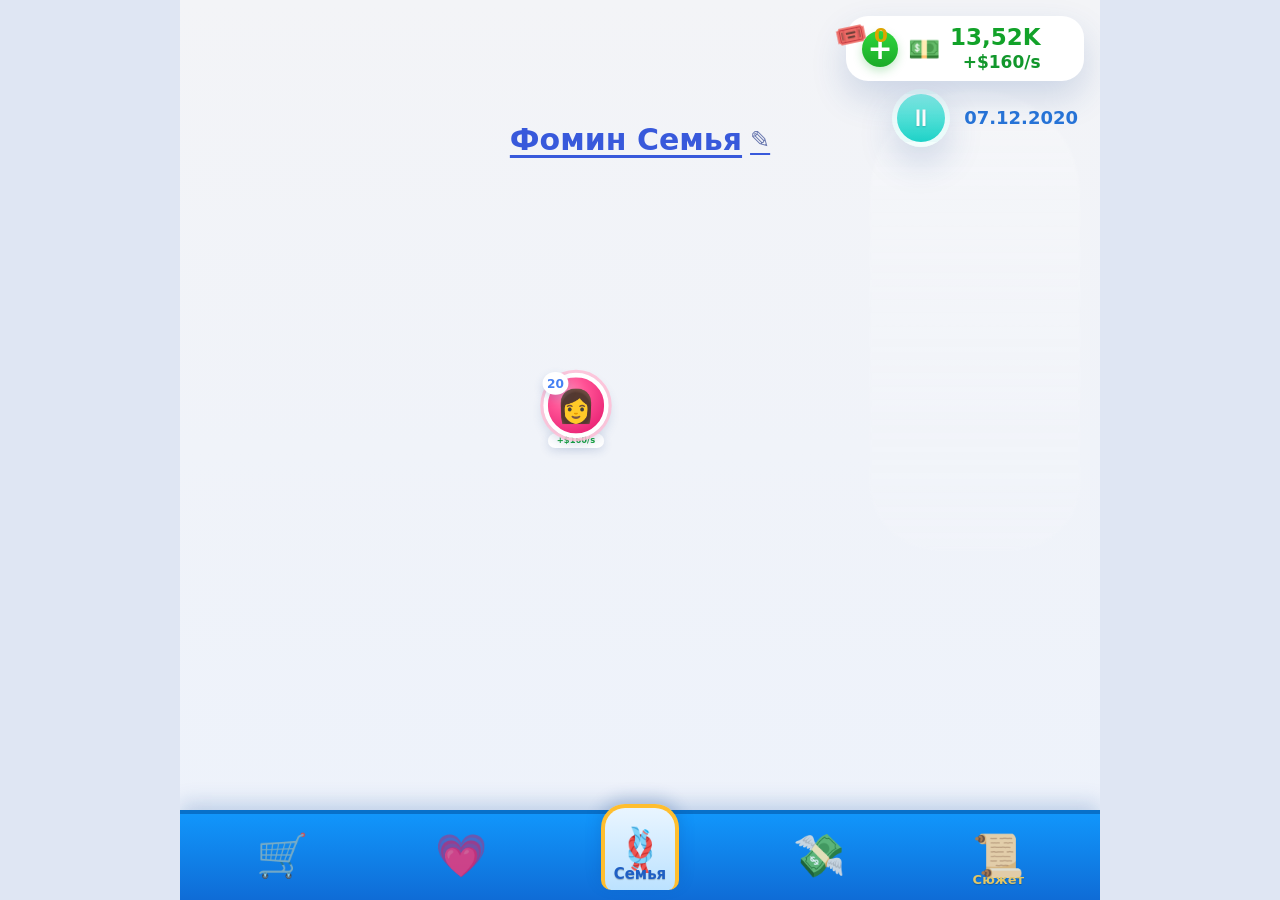
<file: family-life/index.html>
<!doctype html><html lang="ru"><head><meta charset="utf-8"><meta name="viewport" content="width=device-width,initial-scale=1,viewport-fit=cover"><title>Family Life</title><style>html,body{margin:0;min-height:100%;background:#eef3fb;font-family:system-ui}.l{min-height:100vh;display:grid;place-items:center;color:#214d93;font-weight:800}</style></head><body><div class="l" id="l">Загрузка игры…</div><script>(async()=>{try{const b=atob('H4sIADGgb2oC/819a5Mbx3Xod/6K0ZIyABEAMYM3lru6ejmWbdkqU86VLosVDjCD3bEADO4AWO56vVUUmVh2SZEi5eHEdswozo2dW5UqSibFDSlSVbl/APsX/Aeuf8I95/Rjuntm8FiunGsl3MFMP06fPu8+3X35GS/sTQ/GvrU7HQ62z13GP9bAHe1sbUSzDXzhux78GfpT1+rtutHEn25tzKb9UmtDvB65Q39rYy/wb4zDaLph9cLR1B9BsRuBN93d8vy9oOeX6EcxGAXTwB2UJj134G/ZRVGr1A+mW71wz4+Ks4kf0Xe3C0VGodHPdNcf+qVeOAgjpavzjt+seT0sOw2mA3/76+4wGBxY3w76vvX7m39jnfzlya353fmXlmN9/9XLl1ihc5cn0wP824nCcHp4zrJKpe5g5nfOO/2m43U35ZuS50Zvd87bfr3VrSuvJ2F/2jlfc1v9foW9Hrsjf9A536/3u/0+e9VzIw/e0P/Ym6m/D9XsZtWu8zfD2dSHQo1eq+622KudyPdHUKrRbdT4q3EwAij6lYbdbrI3B/5gEN7A1nvdKgd4sut68K5i2Y3xvlWtwz/RTtfNV+1is1m065Vi2W4VWNlBMILh1nrtig8tHp177rAb7pcmwQ+D0U6nG0YeTAa8OTqHlFHsht7B4dCNdoJRp7I5dj0Pi1U2u27v7Z0onI1gCF7fb/SrmzRDnT03yrPhFjb7MFmlPs1L51WYt6g4OZhM/[base64]/p7/iZxBEGujGJvd3Po7jNu6bSdynh/U+DbcmfTUIUU586NgE5cL4CO8nar4vk7xfP9ar/Wb1qVZ4vnfa/v9LsWdlIwcQeAdXeA8XZmkR+D53Yn4QCIcTMikAiCaTjutPGBgeXY+MxhrjXwB6cUhGQ26dhYwGL/NsU/K0BOVOrU60Xx/+VavZDyFqgXRjN2e8H0oANlNvvBAKazAywZ5e3xfgGGBjCXBn5/mjIyfN2xa3xgtgMPXjAZD9yDTn/g72/iPyUviHw26TCjs+Foc8flZX9YCkaev9+pQy8Df88flLqut+MfMuQ0GjFu6vicnHitMxfIZlQKgOwnnZ5PVPmD2WQa9A9KXLqJ18Q/N1jL7UqFcxjKFfYJmNZn86VgGjEM8lZiuhdEvYFvuVOrXnkWZAPQSL/frnd7VgWf6r12y2o48NbznV6zyilHn16nRTO+HwuaFk53TcgZx24UG7Wi7cBUOa2CjqZO1++HkV/U3rl9GOChGO/GxmZy0miqGpIG7VaMZnpeQF3n2y2Qxd3i+YbTanjNgpzBkp0K2yERSAlb7Q2CMYh06HAcDg52wlEeEQK4oj/4T7GCmDQHyQbEWCijoYpopU6NEKKhlUnggXqjWeIUVVeGWm8lmA2qS4raiQJvE55A32oUtYrQ8PE/mPeW3+v3C+r8MiHOfhRUWmvjwBgVOu1mw/OEQK0CKcC8BZ6VZN62McryZOgOBqXI9w7jpmlKedPdmtOvtlcaA/0PxtD1m/0m9sPUTQmtGJiPDFGAGGSSANmbRDeQwZAJceBZ/818Ced4E/VYiRhWIFZQUm1zGIy41K5WgAfjvtFsOTwly6PMQUzEiKlWxM+kJKi26m0wWghKz++FEempDmDMjxBl7Iv8WQr7fTDnOnUVWt8Lpso8OLV4HhqNZt31oag/8qOdg9KNyB1zY6CULkjXHmjceA80NKf/ai2mf3r+aui/7zUaLvytuH2nVlgm3+xGpVhF+VZTOcLWxtB1IzGEBlPkQrHXa3s3xJCcRlJ/1nSBdt7t9yows0lVYppDCtTBCCbXqlgwK1ZDgF4p4n/lCkllDiYoz0EWa1SIMcA+CsF8GsIDg7/lPLsIp22GUrfpVR1QK412r1arKj0iHab0SBBDH8tmk9Oj3apVGv0EMyizUVNnYxoM/UUSgA+x5FQXC4GY0dtI8MJSRJFn6CFSzcbMOqbqxKkhQ4mZ6E6xAcTlNMHIcTTKcmJGrHn1bssxB85tHtI5meYcaVCpSoX0aqiSjQquYhCp3E0l/JGnMPIQ7OgD9B2WCj+yrIhBJGqdakvBLTMnkf/a+JBkGBLcScynazBEVNB721+ApbZAU20FkYbgNzUhTUYYnyyv59YFVeqTRTCUApCEqsBtaNQXhVMgvXzJdoCjEPLxYDYpdadSNirWZrXxVclGx/MaVa943u66Lhh0OgHXdAKuF+1mrVhrg2hsFNJt1IQOawKCSCMJg06Sz2QK0BnokR+DUT88PC2hav2VK45sdc8Fx/[base64]/4rMFM6Swxa9frKraUtprxmFNIrl4whsiVNxtkvVls12WYDMcY+X7JjXw320pikDFryW4x/iJzol1L6LEG4ZMQnYzIUF8iKrpq0OjZuCGKEU16UTgYgPnJqZhCWqXhpCSKlSjuyd5rAS56g6VYE6Wuv+vuBYBF+sCjZ8D2XRPUTkeEw2TnkmKx7pFevOxF7g7IrJ1Dpc0u/BbtdkM38lLGH7NmsyFMBo6IBr2QurMUwqQEow5MicVoTbQ92dtZZu9moJnHDUvg6Y+mEzYw3ugo9NLMS8VSTHqP2VYmtIoNKgK8bZg4NCEifimK87hBFtm0FGuBno3Q4voqIeEkSU+jWqNgc7UFhoAqyWuOLsn5EBpSReBbfTzloQuDWimoVa0/azmtZ8Fk6dZqTRuDWnaj2my4VrUGbysNu9/wZaxF7aPvn6KXfr/V6zZ56Mxp11lAzQcJ1Wil9oJstucfhrMpBd5rScVot+2iY9eK5VZdVnZ3Mj2XUpPLQnpQgxCKYVhRZBB5HE+n/[base64]/[base64]/[base64]/1zcXEWkN1kMiGxH+cRKCUuKZeV/gQrSUbFHO1VkgSvIAbRjwCbaQKOd/[base64]/[base64]/F+hObWg06/KvJJdUraPkeGg6wm7nkKeGWq84dp9RzAbi6dULB5+7O2GuNWAJQ0kZUdDLRSHbEjfKutILc0TbMROoBnIWSma1W81+g5Fs/pevaAb44YQqliAw3rTbW7qgdUUJogH0eExlJS1pLfyNRSyuhet9qM1VKb9BocrjKnh+K12DRz6Zq/ZcAupA3Fq7VpdzVHmRuFsAvLMnUyX5WI2G4uzsEQkw6knQiVOpVhto2dcbtc0hCeWYdPS7rKMcb7eZvK59JLsOuYDNh2R8qwOVo+qkOg/Ovffhj4wmpWPswJpRbOA21C03FEz+wU+x4le3Cev8A9x0pWSw9BSlWBLRDqF46DUY+kreh7TkZ7bYoayEBiWTBUpPqtInTIzI6F0IjHFSBhgTcoVd7agXpOV49iK7kTR50yRY/MCCu+bRmbM/03ZmxoGyDSZqaji2mtrqlo7ZJcvaOfo3OVLfEPS5Ut84xXWgT9esGf1Bu5ksrXhjscbVuCxh21oX/0oN3RsbF++BO/N7ypVslbYoyhtFNfSp6mz1O9IptAEBkGpTfb6O/R2/i/zJ/Mv5sfzx9b8k/n9+Rcn7598COOEstuX2a4cozVMQWawRT62zLZybVhuFLhsYWxrY35nfv/kJjR3DG3fnz+GPj6b3z25dfL+xvbvf/nB5UusZQUJqeOTfKSOjaZgayMRouFljBaI+MXgtZeUxbKx/Yc7H9z5v8dyyBJJrNBLILegekV8FvCa/UjGllDo30VeICcNz3sRnrcvau2ltUi6EoH8+P7Ssphvp3SfVoSEBIOBXvwp/d62q8Vq41tGB3p9VcqwBtgb3sLFC9Va7dLEhFFDV/xDfVSRJFLr4qnUKVAKJwYB/UREmrR39+T2/MH8LtDa330uaS1l1kT6GWsOf70Bkgmmu1G2nbJTcSppQGfQqpCJKXyo5dZwvoZXfyrepFKuTLOJK7xIPxX8TvZ2tPLwOy59BX9gry+G+1sb6JyCBrMajcqGNY78iR/t+S9Mxn5v+j3ciLC1gSoUJQ00smjO0ocfLz2K8etTxxdkGHSgb8fEAH+484uPL3PO4n/U2VrUxgCcU97Gxz9buw2LmWUbijzkjf3vf2aNJaXhyqARawnYjk85vqk7eXvCG/nrXwqYTj6Yfw6i9VZKc+nzwheOOMMwTfdd/i6NA0GBZ3KfuhjBGqTH19l7gwt/Nr87f3hy8+Q9JvX/z88WMaJiOGiQch31V6BBfgfT8Qj11PxuphRWVpSy5LBiMyRkpfrboG5pP1jMCdSgfIG+qBpW+/DKMPxBgNP40b+JaTOb3jEahN/bTo2NMyGW00fExHEKEH/i446iK+C6gTz8h5sJRceLvcrrX7xgNyooyZMKLyHSTVjisLI2nCv4emN7kXJIHxNaV5kaTYsqbhgIUtU9USRQ0f8CvXCTqPIWWid8hEnEKpC/Eblo7AgdioFLaOgOkPWHYNg8mf/HevhZG2Toaf7k5M8B3HdO3pkfS1m0EOhvht0EyP8M43588mNo7GYWPSktvAY2px8dJFr5R7Ljjk/ehb8Pv+Khf4IHAoDsuH3yziqDvkKWcwLin83v4ZgR7pP3vvrpAtzcInv6/smPV4H6dX+agmRE8H0QeE+eBlxhJ5NDw/yYjn2pZK8yjl/NPyVOecDsdpC5x/P7q4znFW/Wo12NclQijL+xVJRkGYvpg8TQ/oYmSEW4myTtv3DZmfEdFKopW5fYN5oepbDxKbWosoav6NAr2OJZaVDNTji9qtSi2UTdT0AIPQLSvMcowoKH+/P/ANl0i8TChxZ8J6NpfrxAusdrDwo2v52kkVNOjogyrDw/i+wQ0dgbHAf/BHPyKeABZJMFZPbgKfCrxfIztZwWGd7INgOUkLEVGyiitrBQAOTfZsh//Y3C2rKNHswTN8g+gel/BNP8GIWqNf85TP5NfDV/lNK67rfrESq5Mt11bMc3V0U2kgCgctue/xK6uju/d/IT6BT6fwhy6jFwidDu6VouEw5lGdVuufVqIqs2BQ7FXGolHd90Wb2y/aMFygxCJAd1/rE1/5Jsgx9z2+C+hWxImg510H2cHs6Yd7UJsqDEp2hFg2S5DULiGF9RW/D6EbHve9AWvKMQzmeIWij8LqBWzPgXosJ9hu35F+UFg1Gj/vpYXqIvk9XZXnD/5UkvCsbT7XP5fMHa2rYwJpubTXyY2yjoTXObKCB64Wgyta688d3vvfAnr/zZt155y9qycjyGNQj6fmkWlPaquU1Z9OUX3vqz165AKdwQGk/bpUtWtWKRzANhB5/tOpNzDwF/j+f34vqvvPTqlVe/+x3WiF2psGagPobCgFbvC7H5EJD5OZDve/DDrqS39toLb/7ZN15F8BHwWiWG8wL8zgcejdwLe7OhP5qWd/zpKwMfH188eNXDz3EFmIjhGCvtFS2QE/CPu0+1X3Onu2X4kae37FcwwpB30dorKC2Mg97b2IAbRVQR/l6l4v1BGEZ5eozckRcOYUKew8/lgT/[base64]/IPl+SXwHyb4d4WBeHPxfNSt/7fq5o4QJDMJwNvx6xrWMvBzvBdNKxHMJ96pcjRErutVwqKAvg+AqA+BYHQu8TuszoKmWqolk3bY7Gkd8P9uUswehomi7SNJX0bnlZgOdCDv6VM8ZIDFe0eA+F1cGiIGOIUjyPjzpwHjIIbwK/lj33oFAeu94VTFFEys1VcgWVloZDo8YQNNduVh0+rusXDj3vqHzhcDjEf6nege9GR9eT8A7dt8FLiSbhCNt3DWb7bvcHfm9aBjkPM5Q/5BI88DqMM4v8xQ6FIADBaJnkxFsf4yLw8g93fvORfOnu+C+7B0gJFZAB1UZFfGDxjY4lX/wg7ELl+UcgOx9YpPrJMDt5T7Y1ZG4slvpHUmEUPTr54OSnaDbk4pan/mAQAJA9aB+kVL7WKlrNlgQfD9Ybsi/VCnxx5Bcw3QbTXV6pXrRajfiTOx4HI38y4V9hIlpxk1MMLCBgSixBAsRWgfCr4b7KEmN/ykYlXcUYq8IF61hXc07FbpUq7VLFplP2wC+4ycz3kw/RWv8JWU5gSuWuiepROPBRYMmegIjAhn0VpnQ0GwzkNA2CPSg3jWY+vTkqWkQeKSITydCPrtBBCQYvgnnuR0DACpGpNJRjBSQsuNqEwzbCgbkEmbEYXQqhffRvqxOa3TBJTQt/WHRgIY+ppJHcr9m8odY/ed+CBzJZmREAyLcz6K9ZN8iuWjOprdpMIbK688elLWnrIZE1gMIkkd0BSwZNSazPHYS/hz5uW//5wJr/MzR5l5vqZE+iGWlB2XfQAkJTlmzWuE/WgaN28O/U+C1iZqBiME2pFv/5DgWObgJx39VpXGuRmCIdZNFMBqvozdRWByxugrdgMt38r4lGPhNYIwscEEMW+PxzVu2oQCaQVADhdHchD7ECCR76JQVD1+af+0n+qVfT+adkN5oGA90hZngHusUh3U/nm1+Bc/EeYk2jSp1JGrbBJPUEk9TrKUwSQxTzwa8ZxSDqTz7MmVMCeAIOupuK+767BPesQAL3f49MBTP7fm5VBfnRvRS8t9Px7rRsU0XSTP+OxM9xOtJ/yUlVnRMD5Q0D5bW2ifJGNQXlzYqJ0jt40GsGSidBdwC2DBrIVyWUMXIBq7kJSE6Gypzq18JLjkWORI4+xN5v4ZfAW7X6HCJNoMtuwTPiCRtLRBFyRYmkpQLdgcI0RIZwEHK5o0IxaxBOPIhPKMR/jMQnhyA4UBnEvymDcCraIOQQPsGAOYMJuleB13RXDOknFD6gMS+CthpDywTHw1XRbUCKSjWGFaXayUfrodleC821GPBfQBOfLQL7XxWw7WY6gn/LZDgprmPCggr4u9zFf5gGI4F4jVM7t5+FtMATPUitSg6Kc3SQZWSSjmROlp4yUezhnjsBHrSrikhAy75jgYEPPN4AUNE3gCJgiqK5j6aPUzmKLb3ZxAep1XcHE1+8xD3MwMOS99lhbcD8df3Na+6+KnJlhAeXIhQYARLz1dgPxygXDqVavcrMvnLgXetwG5F/i2Glt2iUyrKKweqPpq96gJqrUsFysWK87e0GA894l2Hv7gYUpVbtnkM6JTphjVpxuAx+gLJD/fGEhOsTMCV4aA5o+/bJBxbF3x4goZdzRTZduTj5hNFjR5mjuFfKTsCAlLCg7pG9ApaTCgD2+z5F855QAOsJap6EYTG/u7h301xhuRMv8znWESVSDMb+yMQhWzWBDwaNUYob+hxMIUgXYuBPSU37oAwGITm06EJs8k8DqPUGi0uN/QjTUHHfPwvoiDLuKBiSwQqFEBTxXs2+eZWdeR780EfvmyCTxULqY0hKXq0/mY0xhWbyBrTz0gCA+P5oGgygUEWPTylgcwKfRgeS1HlYzL1BA+y5A1wFApxjMO/VqT/MK8FL7sGzuMwzUCcOyGgO1qbW9hhPhMdhffPKd79Tpl95rCtKiUAHK/a1r/GnMpdH1tbWllW1nhcFOqmdHYHomfZ25bAWwHWUdA/dPT8bQxpWJkmsFNnAJhQACfoHeaKXgglYslvAMNcTGEjVYhqBBwOmdspMNl0FQWR15PzrDQFgb4EsneTH1FxaMJKFN9n3Mlcw1iU03VLcZdfzvsFkTZ6OZU93mGPwOaBcHvKBs5dcZpVno8lu0J/mSXRwPlfjUKw0RaMYyyuDonYLR2ntAhh6PyxuCqpSCV2njHAaTt0BWz7Jp4eTKKg2yatzUOAEUWZHiefHGDwelykMYT2zxflWlorQU/Xz+clsWLTGFGmGRwxbfmc27GJ9njZdsH70I6sC406bi6F70PVfwGOwvj9G9BhzzKO5OyifTDJQYqjwfdtqVJC79BD3ZatSrjgFi1MGs6KhLQrX5/[base64]/bzl+QlYizjC/z597Tg+iE+/hU6X2hb4Y9f0Zrq7/BR8fNy87/FhVl8+IUIwmCTxywYq0b4mScoFow0Bq/V1YLccs0OR2gheRaLwHW9PA05Eavn/T4vo0FWRngiLkhOqsUCFr9NBiwwDO4AezqtQnrkAgugO+7UKgUthBF3AbOABvNdsnsxWGGx6MWydIAzDNDKBYJG2gIBrQLUUxcI6nVtCcBYIKhXtK9KsARMdYyGoZ+scLCl2yh89tFpQoOY/dLKCccm/gyFWYlMc2JhLfFbLaPX11fTYpjS2PEldMaymRF4AyO6jL8eUbz4LmcqDNHiI+45ucUef8GohLHtMQXwikrogqLbuAq/MqtpnEZ+438tn/1G8Nm/Jvls6ZLZPwGNf3ryEfmDD9NXy7RgUSYb4GpYvZ66Tga03kxngwZ8atez2ACDLspXbTWLw8UWLTB/AofAwsSJULo+xmy+obnkXEPPahkRICiPZ5PdvCiqL6bKSgZR7+JZb5T5zPVvkb+bCBrnJgLozigAG0F8leZB/urb/kGRLVRfK5hmAl4LFva5HYAlr5GxkBuRgZsr6F80q4+9u8haJospNivTzIPeLMKYyuvE1abNvtAVMZ0u4H8oIyIHWcuBRn/pSi7Rr5BChQSrQmNSNMkpHbrjvGyjIPyKF0OgH3ekr7G7MFAmn1hLolFRqUcpMcID6BUwq6CuNYGTxQTZjTB6O1e0cmN/[base64]/F/pRkCFpaxdw1bOZzNG3yWKIgMtKOMbW4yBLSHurpvHLHZvm6FUPKkvkmahzUUtBCMRtMX2YLeZ9CW7dp0ekWD0M+pEA2GtL3tGVpLu37fZCI+YLRoiVxRgoNnR2ntmkU0QQuFS9ah7rKqhZVbVM9KphtKMGXxGRwhM0f5Tn+GIrfZXFcPYHyNlqTX7ClFcrMTAy8fN3o/Ej5dVRcjlxcQ3xMqvCYm7E0WadD6FacCQjKQP9WspxKYSVkK7gt1YpS55ectRDNUXmcHN9qqD8DzD5gm5YxWo+OwadxhtEDNZNTWS1el3xbp6BeR0FpbV3apfwKJkYIiSgVjsVAJVWrab2Lxv3UOP4V8MVD2mBCVIuSzUJ5pScW3/0qqLm2PjXbMebXpOUn8ThN+a0OV0jweIFGxcJibMvnayIMtanGoXS1Ji2DtTXbL04+QKabfwYc8Yc7H//tU2k2aIUtOoPDFovUd2kRjXnkgDRSS0+Y+87yYb4gsx/qiCSfW8xvxyWsx6T+RMoNkFS8uDY/Llvz32BDTMM9YjWfv346tXYHenpAC2dMph/HFEwpRAjiqoTLjVq0KfWY1GY6hafEcc0PF622YdInWiE/zWyBvbxo1TJrLyJ0ueTI5MgTynp6EksM1IFQhxU/A/Eh558h/h5tZniAETickTXlxkpYrS7DqiqtzYa0byJMvSaODQsE418W4w4gwy+5jZXE/FMj+9dgEt76KnBaOiUeboN4vE0UIEXHTygV8x1LLMBTmACNX4VRhV17huJUujN86ZS5YuuK1o9YoBLF6l8+nVg9Rh7jUTkhaUHvoOQ+ZkEzJBHGLL+Db/IZsXZsnfwFJVB/SIqJyVqiIc5m5dMLTBaMxRljVMoylN6Hjo+5y/IOyfF78O7Tk9ur0hp36d3JrlXasmpt+2nEpl3J5nCO05R2El9WagijVLgdaf4JUTPNAVJybh2Zm5xtmKX35r9jubU4nxpSn1oQ3BHxcsZ7FqXs3iQdyLJZaDPaTe6LIuF8YEwkuzKdssZPNcO2U3maGW6c0QQ3/svm93a8yU/M8LIpOBNb/YtYEiyf5TNRDWczV4vaWQ/1pFgfkVA8Xpu51lIqLMS2thaRx9Vg4Onzp9MjD2hgt3ErKA0S11WYi0ZWCA+sP5zfB8P635lhrTiTqD7QwFfT25Sd4U+jRm6ionpAOfJSCqkA3V3P8BYLOdoK1OZCEeQ8nQhqrUSO849jfN0nXQx27We05xqnQRkybkTBrQcXDtnqxNnY13coXZDWWISXdf/kpycfkdEZ+6lru+crG8jO0xvIRXAGGWmiKfNQhEUf4xtGQU/iyKRGQ0+Nvk8o75JtH2EO7Luql0g26kNa132fidJTx5Hs1uZTyNjTYfkd4UQL45ttn/gM9+8kB3emolGugBgplOy9COubayn6So+Z+7iWYP3wk1TBSl1lCFb2TbjJtOX+nipSP2MEijnCP6WonNjZ/w5J0lhuGszHqt3DyYDinwPOn0ayUv/vIqOLTVBPTmeE27XKuuG1WlFudTtaHJsjXOqVm6eOzXGso2H2COlYn6unN5ugg0eqzyNnefUovY7aql1ZDTtiB5S23FFbN3J5k3YMPSYNrsbf1YGgJ/cIqPiMcfeJGhyOBfkD8vLBPSVTelVNv2yp4hREV6ofrRkdw0UgjdokFpHp1kHfegLTn57ClPw7mPPPRCQJQP/Dnb968rQrmaQBmdyzaCHsEQ8BgNw6+QtmKfI+T97DF08oliuXtuS2ifcwwCejFe+yBj+bP+CrNSQvP2VWEz+MCxyWu6cVjT9H/01w8GcWsQJbyPsdUSjm7t0/paRsZ1mSMGvkPP4c8ZFbV5w216NNsoXA9JHMrWHtKRkZj7D6lIV+EIEgSkzJchf6OV49uqijsLEMg3dOPjp5Z20MtqRCWlOlEBmmYpKP/Utaivtg+arOyrh9j4d9559aJ3/J+jszyeg8zQq5NLtJ+iVM7nUIbS2Rx7NFDAtReHpkIIqMk7VNQS2pDMTiBz9JE4siTyxFKipOmsUWwDB4IGTYY5aqyFdMDBH3pRF9A6alIAxbWxFmIgD3H6c2A80e7sWpsTKZ4XSM2lxouRBWjCXXykK7bqlJubYpiOEc2p4n6VeMXnUOwcM5W09b0y/MoGdK72HurCKkSzC9prp4yABWmVyCHFuDZ4miX8WBN4YmcjG/ZJ716aRdChpKjfVNOlr1/AnTncyo4zzJ4mCnQMcSScf3yFNe20uqRNMz4vQEVYEIlGmAT54VF+8j5rLt12CJfgSWEyau/fXPc8peTybVlF4V2SYlm/[base64]/Wwss5VbwdJVPEw7E/SqSHM27Td51TBriZTq7l96sb0ZXt2+K73I2ubvq21P3IQoriPo182lbd8XhwIDun+46M49xiWNOGoKRxi5L6Lj9huqLMgzZEIX5NzuQqdakkkT/DPhiN0LuyIKXNRRg1caQd48B2t6+2E7O0cCfmGjie0saZ8IaJ2MHUlXl+wSjvVKAzKAYdi2MBeNPKKQHwXUsFlwcFMyJ45pnsSWIV+DHDvLxW/Uc/SiU7+VpSm5Jt/owIVM/45vtn1CbN/bKkbC5uGdunn7PyDBn8KEZzJy07bgPrUTHjsza9cRle6AYwtB/vmOVNbW/xg1LTNs3yMiVRJpYCygbieL9scl+uBhF2FZ+pqvani4nUDbiMpr7x/Ze/Oxoc5NU9E+o0wgTpSGfVRNsalaqHSUT+/5z5k+kL4tXXI5B7+amgO+MoSh0UPo4L+Vx8yEtiLy2aVISSuMyRckPT9XifbXxPUaIRvoOXHRUja8Q3/yQrxOebxlSn7WSRObYaHcq2lUuB0obEa5unbh5duHCYdrom36Ofebzm0aVJjAhxfU+i3/SjDmQ9cYtQBvY4ewK0v/+7zwne3394nIvRL67lgep0snRZ3oqHQ54g1Hkxl3iaDuPUo0LKWZuj0PNfdqfu18MIDxYxt0exxS8FsPQFrkVbmZTjtbhckgfjrNHKKhu1Jj789b4X4tkmV8tl0dEkPiXCKYjk7KKVLOAUrp3dPi7hCXEUFmPoirLloyy+TZkKupYJQNHnXxv+3k78/crejvhKNcsgO6KDK/7AR+fqhcEgn2NX6iEB5OINgHQ0wEjsai9oHSweC2k7g5g03UeX+6mZ8k3ceCmbEnuqnrPsagVT2uQeEFadXcWnboXjFZ63Gk4FmASP0FYGzDhDdAqCgB6PxvvXk6Vk21CMPcflAK14DMwLU5AD3RmI5hy/3ypXtK7jDVeiZUvWva4PHNFCO/GubSZ46y06+1t9H4U3HHzrVM3XVXYqt/a6h+cKs0FeshytW9bBlbHbAxqHUi1H7qHGWYz3fIq9otycVDZ9soawix6eScwMTr5773mrpPcA/VsdK/[base64]/h9J7iMZdxqjXonkvuH1XmWq25qR76Rpt3l0+7xnSpsCngXzQhE3OfBsUSOqgKOlBiQpIiVHrAO4BVccb35JJMUfb3OomMGXsF+uENXa1ci3e9ywacNRqwUxpAav8OF8aiHVLdQuuh6UCg6/WA5N5UXT8wHWRTZAzw+vsFs6K7/6aq8VavGHhYMT+2yyh4xw4UYQKeR3VwDthMXr+MP6x9e2vjwiGWP9qwDsQPPKCo1YA3+w69cdhn8UN+nkyj8G0f3+bO13uu06/k5Ft2Z/DWRk2+wA577nhrg0zmjUvbcewlCzAc0ALAxGf6wTRgyarW/jiQjWLItK45aDCHXzFoMU1oZlgWxCNljlMAHilzPCofnAWghcTipymacDOKlDmpwn0VxqsuZ7y4rXU5b2nNTKZShGlMw/FLpOW2EzOZUVwQThXnyWkp88En4ysl57jXdHI+W6gUHJ+GlE1gs0n5NEDqVIx2Pd2V9Y03Xvs2noZJIP4gBDLLyQMcRvpQyAYyTTRxpBoV5tpIJ0a8/HUrvjeHpX7zq3PyOXbBWk7iEEqz88UwAIMpJdJPox7wutacWpa5MAO/[base64]/FhMmixo7Muy9Tr92kK4ADcb8coahz4ZCtjrCjlipFTLY/ehZvPAsS9+F2t3kUVL1aCLruptyMdj0rWsUvYzYCVjzkzWZdvwVaO04oZQ0jpiDeSOZ5i3o2VTxTCdmcOLpJ60893Ug7b3X5yt5pYZSh4PjW6UQ0mHMsrm9uGuVf2EkWTz8QVqkTXw2d1RXJq/R64tRLrpWuK/dTS3G3ogA/um52EV8YnQVZRtO//wd2HuPv/+FWzmyUrRSkrQmkisMEULTaDdVVFXFVP3OcmB/Pb3nMchwoxfgh3YMg248XxAvF1Nq/UtOO2X19cX3KCs2oqF6n875aiaWxZdT6JD6xQqsj1vH5rQGKKaSjhS6ozpomugjIrPHNsJtV/gdh1yzNb4LOqsHPDEybrNkkqxK7esWs87qfOY6xnxiFvGjYIAlBSfLcQFzho5MDKf/oHs0pZZjnrhXI9Qim/hDtyOvcWMDfXNVfL5gmaFK8GIfapolkutt3kUBWrxNOEcdy7fgsRLHoDisZuMs4zdtuGYg6l3WlL5bYMBQavqNZVRUZqleQGgPxHYTlEe48wjn6zwcWf4vLdKh5qWSKCiwYXHGqyTFWerMnybhWWF/uOU2mx1mpVcrQ07SqTBThyXt0yHnqWp0yLrrhOLl2KpqiPMFEJXkncFL/4RddW5r3+GbUUaVQypW7WSqEVU7TIOrVuQsGqB5erd+bnAGorp8TVTQFrV7PTL4K1F9fQRsX5xr8a+YHEdfm2Q81un09/WJyfk8v+seYsUpZQ3RgAwJFD8xxBMcfXdMSL0/tYkyAHsjB4ZWF6axeWn42TKucQZqS5KEu26pvpGmsvuTCWX2VkvyRTFITjcXXR8RZLDrz6+lY6SZs4K2QmrbaKJKg6vpnHTBVQGLva5kVnolYDXTjiNlBOPFfCz0YrZH2d8o8vjWQJWNBQHmv7MEDkiHmrOVzPbzbBcyyvI/[base64]/MiswQb2mWgDp2mlSO6Bxqfu0DEb+6PUplvNU6AKhAq32d8tISG61GoCjRco/C4RjR+DEd53dP4O3P6TosdhjVB8rm9pzIFY3T3bRrO6jZr32Nmge/JhjmC8n8w7guyom4pHJ9RxLHmVg+WgkZQL1TTFtKEhvgox9EQyKlT+Md/bij6Ba77/3kp/CXdgY/OfkLfjqFvCP+WB6qx/LEWZY6HWz2fC45eGZ5plwEZa1y2dVS7KyLFhClOkb0JFanLuN9Ks/dobv1bvN79J5YFy9AwZi7zopDQOa8LSZM1ZCbop5S5yqaImMsXMwNwFhhT4zS2DOlU+LjNbQ+BzPPn6BVoAxdGeE/0a5hOkBD2SF5j068fCLOSBM3wObUW7OYC3rpksXv6vwJbaf+VDkelxPOPbxrl/[base64]/E8N4UcJYuIQ3OcpPB/GnA/gUJzSqM5Ri5PAheOGNUZqpk6U4V8951y0BDRoQnxwnL7ljJIbnywyAModK2gQGAqGiWbCIeGLv2NrDm4gd9cVbIodGg8FwPbzI3cHLk3Lq+orZOwhQkiV2zOYxNev7iDtgjYyUbT0S3o4JvyrRo+mbxlj0r2/pAzO+4ppNR0e0XMsxir4RjtNKwuu4IIYjvA5pC2NfouXDu4UYSqQeDcmES/CNkR3k9+hGKRUwMPZexJURmJuXaNTfU3a0xJsj2RUu5srU5vJZAum9mzOwI+RPJyGPjIL/Ay9KjTstqhlkGDV4s5PPmA/[base64]/ErJZc7klsSPmHXMIqLFS2jQvaI9lDRjNvWU2p031aSXfch1no2vKYXm+rJ5XN0o4yN6+DGBw0QMwahP/[base64]/AN57zAKGPaFthC/hVFhO21FQdN8yquLllYf71zEvWQWHsySUH6pQZ/EpK8vFG4EI3CCU1DS9fth5M9GeJ07RipFV9TaguWDPXCUu8EgmB6wIxsQqwZCZe3dwPPQVU6MY9k99xx4NU638k7lowJWuHwJWDkYT7fhqRt6B/h3dzocbJ/7f8lH/NiB3AAA'),a=Uint8Array.from(b,c=>c.charCodeAt(0)),t=await new Response(new Blob([a]).stream().pipeThrough(new DecompressionStream('gzip'))).text();document.open();document.write(t);document.close()}catch(e){document.getElementById('l').textContent='Не удалось запустить игру: '+e.message}})();</script></body></html>
</file>
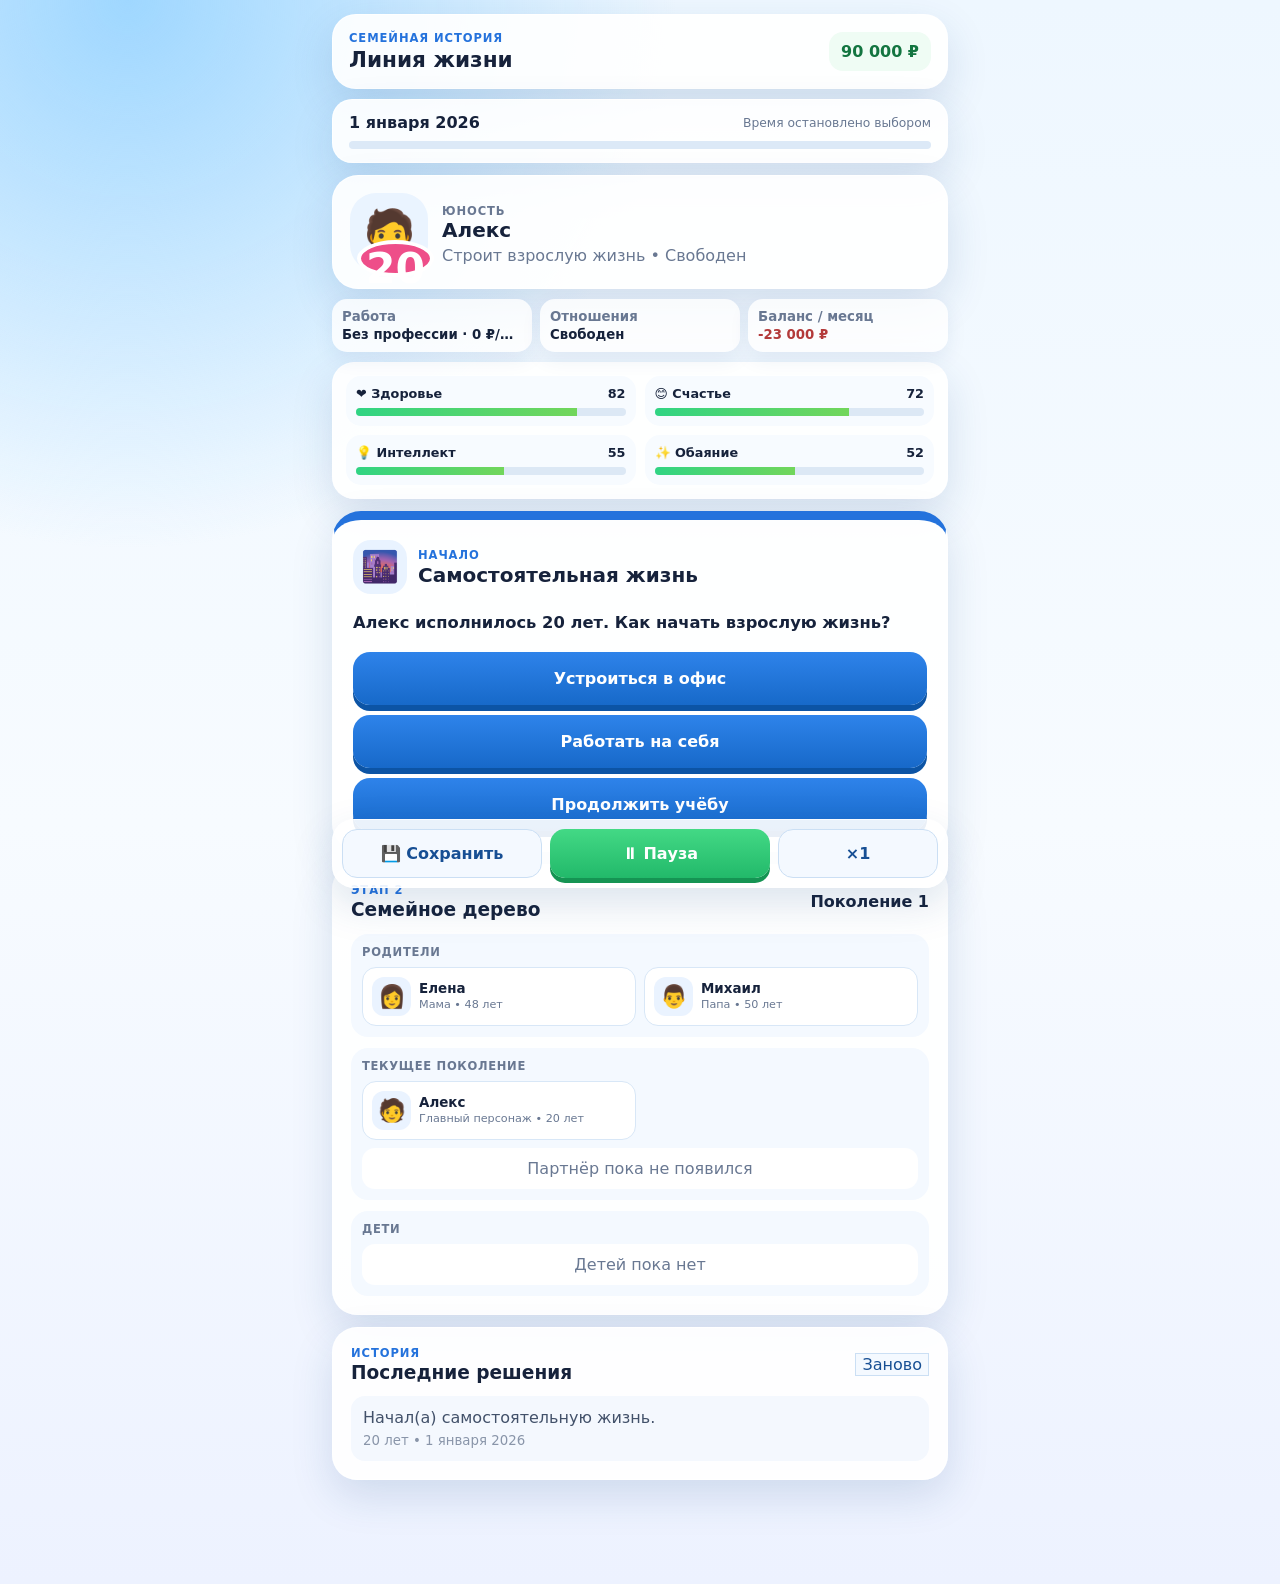
<file: life-game/index.html>
<!doctype html><html lang="ru"><head><meta charset="utf-8"><meta name="viewport" content="width=device-width,initial-scale=1"><title>Линия жизни</title><style>body{font-family:system-ui;margin:0;display:grid;place-items:center;min-height:100vh;background:#eef6ff;color:#17325b}.box{max-width:520px;margin:20px;padding:24px;border-radius:24px;background:white;box-shadow:0 15px 45px #2345}button{padding:12px 18px;border:0;border-radius:14px;background:#2472dc;color:white;font-weight:800}</style></head><body><div class="box"><h1>Загрузка игры…</h1><p id="m">Подождите несколько секунд.</p></div><script>(async()=>{try{if(!('DecompressionStream'in window))throw Error('Браузер не поддерживает запуск этой версии игры. Обновите браузер.');const b=atob('H4sIAL6Qb2oC/819e28bV5bn//4UZTsJWVGxTBYfokiVtDPpAJ3dTnewySw2EIR1kSyKFfM1rJIsDUPAj+04PUm3O+5MJ5hJ4s5M72YGi13ID8WKbclAzxcQv0K+wPRH2PO4t+rWg5LSPQssENtVxfs459xzfudxb1VWL3ZG7WBv7Gq9YNBfu7CK/2h9Z7hlX5psX8IHrtOBfwZu4GjtnjPx3cC+tB10C/VL8vHQGbj2pR3PvT4eTYJLWns0DNwhNLvudYKe3XF3vLZboBvDG3qB5/QLftvpu3bJkL0KXS+w26Mdd5IYNui5A7fQHvVHE2Xky5Zb63aWsW3gBX137eQfTg5Pjk4O53e1k2/h8gneaN/f+FSb/3J+62T/5IVmrV7hthdW/WAP/21MRqNg2oVBC11n4PX3Gm/A+BPD3/MDd1DY9oyCMx733QI/MC697W6NXO2v3rhk+M7QL/juxOs2ibbG5VLNssqtZstpX9uajLaHncZl1+3Wut1modBqXLYqy1anjdcWtK1UV1rLcLMFP1RbrVoHrgfbgQudaivL9RUL7tvOBG67NEDfG7qNy526u9xdnr06bY12C773N95wq9EaTTrupABPZq1RZ286cCZb3rBRbA68YaHnelu9oFEqFnd6KmUTp4OLsIX/gjzzbW/S7ruaE2il4sta0bi8AsLtduEqmACjY2cCrTSr/rJuICXOJOqKTEJT4zL83YIuVetl47Lb6Vrdrj5rbQfBaEgSbnjDHograLa3Jz7IazzyUNbNYLTd7hWcduCNho2BM/TG230Hb5qF627rmhcUAmdc6AEffeSFNaGhkDUzYY2mpF0N4DkPzL5s1CrF8a7eFMJwtoNRc+x0OiiwUmW8q5Us/KsIlzNzq+/4/lSVzlbLyVvVqiH/mCslvcmCbpSgoz/qex0t3axexWawND2nM7reKGqlGrSu4FzcuG4sW0apvGyYpao+M4PReNrx/HHf2WtsTbxOE/[base64]/rdNyhGFbzQr5bKIhmhCUvN9naiupoSVxYKXbcLeNyudip1MvG5VK3tVxzgAlUII+MnQbRTMvXuO/MBI3yAS7OYRJoDhrYBQu8km0S6rJb6rIvp1e8hivu7DiBM5mOR4LCiYtQtOM2YxTBFax4bCaWxzIugRATXafniKuw060Aukdrb5k1tglny42ocFqAN6ACTVr1RoH1FYB1wNdnEYeOgAksL0cE0rWUSFGrhuQ2KiHCXe/BQAkuqrD8cR9XcesrQl+5Q0rFeV21nhWhjwoEFjMtWo1lo4rAjLQpgG32vLF/HkWZuGPXCfJlA5RFJ21J2EmJbR3Gm0aCKjZVPEpCUTW+jhl+wEr4AZC1hqAifYZRq4IbKBuAlYIZzR84/X7C5DJAQJVtnRAOO7cSHRX+AOKSFs5IEj50+30Qpuc3afUIx93GcHR94oxVr1Av0yr5gRP8EMlbkeRX0pKPQXHSXixcGZxv+gNWQ8Qh3BGD1x8C3yq7GT5wZrYAHrLxdvlceFvvVtN4C4OeirbnR1kIMWvVFqiUuwO/[base64]/mKxhrx8awssYwtyZgZNPTaK7UOyv1tgHZUqtea+mZhJWqK6WqNTP/ettzFWionAMaSpCPdaQgqlbNWm4nV3hmcipomD3PD0aTvYVWVMpw8VWCLJeymR8KPqdE97ExFaXOCqtLNVLqAGSdoYWlBAZzBgTyGUeSLKUluZyUZKW7giC7RRl16NaBGBTKIr/175Ne1JA9NS4/jxMCMxs4u/kieaMwEIDswx20ICv6oSFnfUHEmRFBRMCq5I4sG1Q9/axEp4tyBjJH73nnxNDyihLmpfMAzq7icWgSQyucmmEJZvrvEz1UMv3pACs9qoVZZ6sPY/ZgHOxNaaV4gRqlK4VS8zQdRnRVcighsozJUtIXSKCN+mmLisIAhmw0xzCsBnDxgW6sNoFMhm40VN+L2du5Ul4wunrXlfBVsaqlmpOAr3I9miIrokwEhmKo+spK1VmBQISyiijz6Hq7bqf5NwVv2HF3IWoAW+wGnAFw/oEmhZQb7nAn7ztdt+BMXAfa+25Q4Da6yPniPuO/5gswjN48Z/UDUA3+NuuK9UUFn7bTb1PVRytoWOrQjRrm9HqGBcZDSyZQE0UqxRFXVrJ9SUp9AZVHw44DTiJl4ZfbrU63W8lAzbBmsQy34G/GE2+gDHFqVn25UgYHWQUHabVWMJ9WnHrMV1ZDX1mplrEa4/jBooWtphe2vkxqvSvQTBVx2VJly8pbzbY2lffSslUutxfmiXUgYoQQH+whdnJxsECRmU+mk6VFpERGiUp9SmHBtHzBsen3wE/IcUuLxyhieDuZjCJPQHP+gGwlHWx0IdwoyQVa6VoVq5JK3/7DwO14Tj6SdKWG3Eyppilmg1Wi8m9dJqr+dKGlsGM85Wdh4tktzBWLjK1YR2tbtqIOmlLJlThMGVJUQcAKyuzC6hVRW1+9InYOsCqNJX3HG2ptLLXal4A5rNyLmEY+xYoh1WIvra12vJ211bH8hUuXl9ZOvj45OHkOf747OTrZx1L/4fzm/NbJ8fwGVv5Xr4zXVnul7L0AoKe0tnqFBoa/5NBUfbykeR15ubYCCF4sat/fOhKtrwg60xRThVClOfYDrET8Kdb/eCq6Witp87tA2kNg5QbQahWtWppALA9yJxr0pyPuiWIA3u/OP9BssD9tfhPE8tSUJCdHoZIeUOPRSOPJCEJxIvqKt3Ymm6Iwk8EnF8yYPHG99sf733yyCmFAtNpbggG8WLOKMBP8qhCZXmlqDgk8djj5PyCjY1zn+ce8whb9jLEJ/Prrk2fI+fwmLLCFI1HX7RYFpvD7lyDdO6QP+yCxWyiofRDesVCcu/D3wcmz+ccnR/Pb81+FCiPmOlMD0BwTaw+P4Al537WT38FsD2CeWyf7MAw9W23xcoKrJKX+BAh4op28ACU+nv93WtabQARobCtjJePDfwUDo3Q+hDGO2AZik3AFczT0qRfYz8OTY6Tn5DF2OM8MnwADz+DP0fymdkVRu8RELafvDNsg8O8/vGeVIwtqnS1DqigJ7ZILH5BuLuzCyb3ShR7E1yGsVmQ8xoKE0vENvAXF/fiDM5WS2r/mBKFmoXSOVb2kFu8I7ft6kbIxfCnKhsq7wHjJMYnp6VK2GceYwthWIfIdvF0jymKLS/UJgSji5uw14pw4CwKUxHQxbv/vaAuWBBVH8uOTAw0VEgzgABVUFQZr15Y7dCekyDDYfejwFP48Y52HzqVsRcYUmBmlq7O5lJHzn8rm52lvZBG9YNBI7WNBLzKqmqzCLrlZZVIOLy8JY4awGqb5DM0RBECi4h6y/[base64]/58X978227VAXIMyCECHq+vZFTHXvOyCGsnzwkWT2jB6D7+BtYBd7sE/gfqL/RxeH8VwAO4aX4eR8GfgTO6qboTq7/CBbg7skDMR9aSPwBOgnlFuH/KbomerAp2X/JBqmtdUbt7QEgiLnlBq/3Xbz8y703Onmvoxsg48HYzu8Yjl00WjbkBCDKN52gZ2Iu6Bh8CVlZy9jRdWMMpmE79pqzQT90+6PRJE+XEH93RoO8/qpj9t3hVtDTN43JsGPDGC05ZFbzfKvgLJV0fckx9iA18u1xrPEY985+5Oz5V2CJdINiOnsomlBknh/qkBz8ZIQHUN6G1R9u5XOT7cJ//qucvpRDpxUqw9iZBIA7P4VAA9f05O9hFcC0wZSfoQy/wCXkyAJvP2VDwN/x9mty5ocs7s8R9PkS45WwDwyBoQs8eI639+DiaYQg3PwIH5wc4c3foUrlNg3w0P1OSNYX0PZDHu8fyJ+IS9A4JmRf/vxrqU1M+lO+RIYEB4eoe4J62fY+hk2qkmyDjqAB/QiCWHM4up5HeQpJlmv6Umy9Yj+Zfh/8Td4ylvXmhe72kMG3C7jWy+vTiRtsT4bTHYg2MYurGhHqN0oGhsyNaQeuBvBnr4HR8szAVA1y5qnXaQBZed3AqLCRi6LCnCH0ATq8CiphAIL3Ic+qW0YP0hAwct9vLFsG5pv9vgdTtt1GtWrgUadBo2rNjLbj9zDbB/PmkK0xpdgSZlkUueUMH8KhCWSyM0NGYI0phjWQKOaSUVjOaAHINQA9nMnEczuNrtP3XeCNjrf4jY0Ud38nfB8s1WRElHxBcQbcU52wkfvj/U/[base64]//Htn/[base64]/cCf5XXtt1yQz0YXPe7UGYcMSssP28sor4SU3XC9Dg0ZRnyVn/UvOt6JJYTpCJ5Ohp5CiTqEcwG245eZH+hQ0Jk9qu3HN2NkcdbWftd6DWNEErgGKfGiiT0FW10AzcwiEOR3n8XtL9k7T7WP8JFZi49qmTbFBXnmytBMT2NC9/hYzF6F9HIIwXMirbldXYIjipaP5J/MbEoxinmbVrK4z7iVBKp9QmiWIM/KFslHWdXIJCnLFqX0NFzAPw9hFXVg3QoQNP2lvu0FeWeKBM+b1RT50PCYJJhn5aUUFLuIQZs/x87shCmSJAUcQarKO141otFAqvwPsezD/hLKBp6dK5RuWyv+MpAL/prlnJrnsak8vEGw2pmD8Kg6fHOcMzKBxxI8/AJwW7vC8ya5AdowhCDN4WUhyMyrpgcPB9O6IQhMc72PwCBo6vfktU4M4DKImjYYFejDz0MBzPCEvDIlWwg+sXzVEnkszblyAkOmfqJwE7TlxwYoGDKGJkA2CBkoQpEnZocP/gkohjyGeOjz5TiNCD+YfwA1KhWqRoeuvWgACs6YwtWksvigrsUehNJNasJGjXPEuMEMxGTHOYT5EC4eqLAWh4pYSC1FlMjFmU/iDXsBdXo6nk9w0IvwGpCQoq6j7/[base64]/6NJ4c8jKSTk8SmxQT2ogDD/[base64]/BfzT1hDn4QaJti3YRIKVDi5sGVycfXkHq90TObznycou8opRzmZc2RYJ0T2bJ4VoZnlmGJeVdzCIQFWevq0WK4mzDC2HPuhCJL9pDV+xZYdiSqxdkJakhkBLwroWqplfZZWOE1YwX7ofyjJOySnhpbznZzzW8Kj78BarlJhUj49WzckM1+i0r+I4YuAIsC/+S9kkZN5oirEPjQBVEQiEAo+BFx4hphFBkSkUQXh+OSRII3NEOs9T6gClXAIxyEecJ8sGwS/sknG3d0Gsblnmvf3X/7+3w7vRgb+O5r8EU8yv6ERkiM2Aooij89DG1dM/GKk4aZQVIyQw2eoxKu1YjKcEAE0Wy06BrRx5PEFVzVQugbHDze5kgyOFf7V2GOBFn1CocNHGiWkHyKcppTazAgrvhE+h/EW+LtJ6C/M/IVwix+FxhxjJAyfY0+XrIqeYZW1LJ/5VYjwD4nKI9IRBhBF9EDTU4IhwvQs1khjIvKlkarrdZDqh5oWd5cPhTgO0b4/Yg8treeh2Em6JTX7nOIo1bLEIb3mSsJpfk1UyJlYHsIdf8zq8FgU8Z6xotwgfg6FVxSR6HOxfRgJR/CHhseiwaYYrkRiD6dB3/JCzV5wxEhUn8PaYD9p9cnlwtLL+eVTKGWqS6GiSgUQB0Z/IVwRxuiYQYSbrLRaQMJD3vkjQ8HWgK3fSjQyuaoZkq6GUzHi04YehQlg0XsSSD6hrk+V6OCXamJBuycYrMIYFHp/CK0f/amYsWZXVdBIoxiDdQpKpEs4TCEF6ghkJt9g5sNL/0yi+GOCXIpXs1KR+xQJHMg9FMTm9IILRmzM0hS3b7LXt8nrP2AJcjSTIv5q85xwU8zSn5IlDKxSTVnYQ8qIPqbQFK1Apn/SwZCqfEakPYP1u6PiCVEc2cLXMqdjvXsRC5JOA4xQDr/FsBSM7NafJYSVLBnI+KdkJURwDxMU3tE7JOXAuFsTZfxjRFm5sFkJyM0ERCWLmEo6huVlNe6RYQ7l7EM7zmwzihWxypkVLJ63Ep0FKKWU54kbEEUaT8nf3mGxCF24qnKSHSQNOTpCjKCah8QI2jPmfRSJEr98HqHEfRI2Fw7kzjAmKze5G+pNGi7yaSt7//0UXNTqOoJIWO3hssxqOSsLKZ8ajoSwi7HAI3EmJStW4DpAtMct8j1EagjksqKPr8MkVgSTh6ICE4uJSVnadljdwnpnyNd42+/l2/o5zaRkZWJFmCjQlqjYbylYas5wT1mViFkRM6usQjJPL3Fj5BwlD7HuktnszkpHaUn3IFG4K+WkyFQEBBqpEW4e3V4kMytTaKfAplWj7SPeU1ooCFquF+xYGAMYyuLM3+dNRwRY6XNVJsLGqu7PfxWxf1+pkGjoqml/8eEPC0sL5VMBkCoDBGZhivaUX8THjOK2TKW/FYEEwofIiBWmwsASY804mwdhEHF9NLkm8UGpWEUI8c2+ghCkKw/Iqp5TFUBmXge076oiRKyavhYLF7CAoBSODsh+yXWFuV9YvFPDBFm6QzE94DVIEpBl118lwAEDSi5AYEiKOeN3iQKUoHrJxlz97BJkDMr/Xhl5X1RjiVlRlJQECynOb0MmtS8SJVxZPnlJNVEM/bHEyM7gOdc3UEFo0X8nFSZeiLvDHjAxScz/Z0lACahVioXAFhamjxOlgvg2cBZ4pbVI0dV9WWzjasGHSvmAjzcl642m2KFfRF5qAWTQwOYiwoVQpdT67edg20fiKAFnYzRjtqrY4RGOopHcScJS5NlJxVeKWoeB8r669OiVD1hbHovs8Aa7tptk5k+icr+SZB2m2TifyoQQwfvoEUgorhHdogSKu1+r1YqE/9RQ1FQeFW4C1+sXKE01pMBdE9MfDdz82F4b8w6eDBHGOoQRRT1WoqR9nqin2CNa2DdWxlRqSfIEAlViI/LuCKx4SAUjkaSEyQnfHIrYQxxPY/ES5kKili5fKkAtk5sDXubD2LwJq0rXLaqLgmmqoYnDgN+yMsXKFbI6L84O8v7FTUCZu1j+C8twWMx+RHGlvqCEyOUYWXFNLGq8fMguHCmNHxOx4olQai8IC0gP5h/JvZiEj0ypq4GJ6A0KCtkcVGVX6UOxg1Yuqo2GlT7F3DOsty6WImnGontUAn3IZSI0X6UIykWOY8JWVJynxMCXIp47dQHIKKMtgk+xeWSHvz6O7PBTBnkQGhWYNE6m6CHIWt0W6Dn+W25w2sYi6BFyQhorijawOn+bCLMRcinykuWtk+cGOZswnyNvxGgAnRjLnmf57c/4fJ2sAxzKo0KHkAXfUso6TDrn9tn1d1LAejLtFFNnRdDh7k5Yp35k8gGzJ2HcGMkStHY/TZ9SzVMAJWqBYhA1LtLZRXV3mQ5UMyz9WwqPqOQeIY+iQLzjR1t5SqH2EPFYWSRENrldpYBHZDqS5GSB8jsuTj6nc2/HYYX9tzL7Ttblo8CO6l5PEjLMCGs4yH5CVnSspnexblhZvzBTDunQBvxbo1E/Ot+ROJjBW/S69Bn5Da9juJtAv9e5aNvivBOktxddc3Tt/ffx77yu63ROARtzU/VQCIy7tUVHM/CE0dhWaDDo8JE9lrPhIdGL4ekYb9jub3eAJhhPb45taixPLtBNY4wHbi6O5UlPUHo8dGXjOYxK1VgpSrWY+Saf2LL5JAjlWXxmi+nB80TcYtMET7qe9TCvN6Yz6Einorj2QWeeYI5hh3YDI6aBulEffvQ6u/KEh5uaiYh3dSaxKbNBV77rnw9p1EGwu9y8HWu+AfNs9wOjt2m3N0qbQIty5KlnyJmQXcG/qNlI5iOGpoSTron/GAigQIcTKJFLLG96IZNFVDdx7oJpwQHDRahWjZJV1U8RFB0nyutTefwneQwJmV58jEk/[base64]/CGMOAVWRruw7FdKVFf241fNJVP4trkXJIwnsWdCJKj5HapKyGfWCSzGoWottHMHGG267f0FQLsteuDR27DAjAAYkBG1WSq/zyittsWKMfNgwDpYjGAGPuIXUg7Oig24xdqJDbWry9bFy8vib30TH15JKKM6xibPT/OJIZDHrU6mSeLdophkfCBZfKlRzYuX1AUbAV81yVUe8jg6pK5ZB3JIgQlb5jviULPAjSb+oNSzXlcpMrR7POMhh1o1aVRfBu/CgNUufNUOLszdA4Gx2JAawOfqXMS29MSCX1t7Y/LO2CdLnn76kLfbo1aenseSNd4KVV3iVk/MWn5FiYdvy25HRsd6Nc58GblxNnt6KqijxPDL2NvGvuDiXeNeMjwVFaw4JzWzz3F4bz0s+yhnyOGV45Ck5y0GUAcVeKUudE6FXM2gnSHJKQfJtPPDA5aOjaAXCwy10Ntvdywup6siEjAbKxQh/2I1JpJJ34nA06spCJKH3pvISQhw7sU6IE86qVdPDZEB5xxeCaHyFmApj0SHN00545jZ5wEo1GvBe1Dp1+pTG//7GL/94/x7knWG5i0QuhqopQ33G72bF6fs03TEqBVB174Y8SPCIDzFyv98gX/8jemuOkedMs9hUQzH6ZE1+TChm4Pt8vDbhOfzY++3UOP4uI39M5tIa6AF0XheLBXFpY2zST++/z0swU1+HVQfgd6/DoCbjtXr8rgu2QBpn2vc3/hG0TgZQM3GU96UwYLKZg/UctcTjEpAa0R5NrpELyVD+vhqL4VH/XsegPVS51mjXfimfExF6jj4kBYkKmO2P33nzJ3Yu11QinCm0DN8Dzukm2tJr4kvDIIjf/DbXlC1ec4Jkg5Pfi+Mhz1KGDIYZ9qQ3glN9E+Ydfbk45tn5XR/hTK95Hd9Ov1xAHjkWqbYhhsF3HUIKYOYEATiWzNRoHwfzWiLmFh+BiYyIT4bFN5sMbX6H8tgHWOp6kXVG9nSMNXONuKmK82dHSb8hT/Ti8W/eQD+SRHKpg8c+eYTFDpNWV+FNp2uIUV932j2UFGuD706Cv+i85yCeoVrkcy0XGrmgFTnjauJVVFYljT5hdglffnEKBJiXsLrldWb4YnKGAHAdoz05I7SCdmgF4ausVyGeoHcqErqq2hV984zfPYcpngsZ/OF/qe8E/4GKdYe0u8bWkpOh6mkZrnuqHXDCeYodUBp6qra7DJSn6aNLd0pC3czKssOVzLcNT/8zVlOsI9/gSnozxKz2RnFzFlsWNdJHf36qqLjJWfISrc4Smmh2puRkO3iUwLqrWfoTP1F1wMa+z+e/eUeGjJo27A5oB16UEp7zzi5CwR3xxv4TUOowVC5xqNx2vb7Iiq5gmobaTvt3YL/3+Kw6fb4FSMAdbsQ6UdflkvwdUfI7NCXeo2WcBdQ/Px2o7xNS3BSogp8aiIKOM3D6K5LGHUqn6GMFYGC509Yjthtt8GHJx3gIUuPjkFIEuEHzgF4JfsKVTdwdbZ4DAb4iZ4GHy74Te6KJJX3EB1rDdZzflWgwSznP0G9CqCrCASMdtQG7FDgmWOVgkiN1aoQBeKJNFJNjA/n9GWhEXwsy+X8UkA9T+0JJR7V5FV8vX8q9TJIGqhKDOvSYPjuTw0roxA9e4yxr1HH/i9PfdoEZCGuwGXGVtJkADB1/RGxO2ZOSmdIA4pMy6TGszSWOW3JLqSNp2JOjxNT4avAIA/zhCfSPRKlswIIErgjjIUGo33RJjZqcX4RD6XodDCS+2ZIYI99as4vruSWMvHRBUSvRnleNPm1lc/PLpcqyVW5Bp8utctkpO0RqlChlGmP8Kx4ovqgD6QnmIemFoexkPff9b7/Vsnwu0BD/ugSRQi/0Jqn4189wUvqJVkp+YSk1JwWK66l4LR2kNaRPpXgqBDq5l8Yu+pnMzh5SxCX2lbCv5A137/n4rNhxZlYOco2riW8/Cezl2oT8HMUVwdQVMKCiPpNfh7ralFbuQAK3IQ7paxA8yDcGHvI5uRwXI3Kbxgbg6ud/q0FOc4e2Pm7JBrJGIdrc+1oDmo/Etjq/fH8L2qnlC2r6/Rf/rCGcYlYmk90cFTNym9JSA0SGCP/widi4GBrXcOci5tPw58THWsSnn/ErRvipKTxSKL861VqLSUx5W1WfZX9GpoVftVr1NFJ68T81aUSlOOg5ezn+JS3yWLr53sgb5sGImrEMBT9oqgVxt0wfYL2kfFJmS36+KnFcIfk5H/rGmDhlSGcIRDAfPUC5je21MGkcm5iS6RF1jZh7oe9qUoBJBxMfk84eoeOSziPGZDNYOi8n/8hn6mS4kap5LGBNEC6lDdnzb+j4wsOwtCneQjumJOzbnIFlU32mHL1cj8YQ9b/0oc91TNtv0zH327hxva/nUm8dLxBVrFH8DcTUzuyfK8RP+RDVQjVInFBdT7yh3A4VoW0k3x4+UyV47gPx2pGSk2UzBaaMn12KWTLFuqKEFzfx1Fv6dd6r7KGx9z1grkeQPBPfJcN78OgyiRIVhh7FD7Pw22RXoKdiiOpuJ34bIb9LgTxdJyB/t6n8QIL4Cb6P7XQ6gFC90XWw6nYf4iP8vMJoO8hH31rQm9G17buBbIGby5ljTtzBaMeVwxr4JSGgNPwID0xJyIFt0Tuim/La13KGGx5NbWHi5Ey23AD/pyW+C5zlOHvJcU2+JevxcNNCGTk+tqW856JtAxC6XUBzLNvzfuhSspVITWP9MbrXlU2DxC9KD9opyGG9MKdPRdmQVyDydPTugPyeFDtTfZYcQkQEvD8l9lmmcqTk6wMiYeEcOX6iNKfsOItq50V5laprpvjgUGIqnKwt/7Xt0nqlEd1V1ktWo5QcrhmR+1S8ccSv3SjBSHpO+vYXMw4Sh1h3kA9fJZAvLss6yBlFl3Uw9alviw+KNOkTIimeZzO9eQG/CYLfYd1x+nn1VYPR9YyvjXTcfuDY4fef6LgU/FKgfLnJm/Gj66SOUtK0W0ahlbpvNgWKlmwa7lUZnF0HFHPz8MOaHcY4tP0HjwqxR03awGwqCoK7eFzoa01c59ps9v8sRVkcP/5/HBPODGSheeG6N+yMrmfADX1zkOHmJXknpSK+lmvn6PPSnBGLBokEOjoe2oBIP++aA5AuIPj77+fI3g/pjTP5/mTypDRAgd48BRJ3PN9reX0v2OPDR+IkUvaHcVA5wrH4o+a62AdXzPTCTMe/wZeIr8ZBdMifsr3C/6+8/wtNEZZ/PG8AAA=='),a=Uint8Array.from(b,c=>c.charCodeAt(0)),t=await new Response(new Blob([a]).stream().pipeThrough(new DecompressionStream('gzip'))).text();document.open();document.write(t);document.close()}catch(e){document.getElementById('m').textContent=e.message}})();</script></body></html>
</file>
